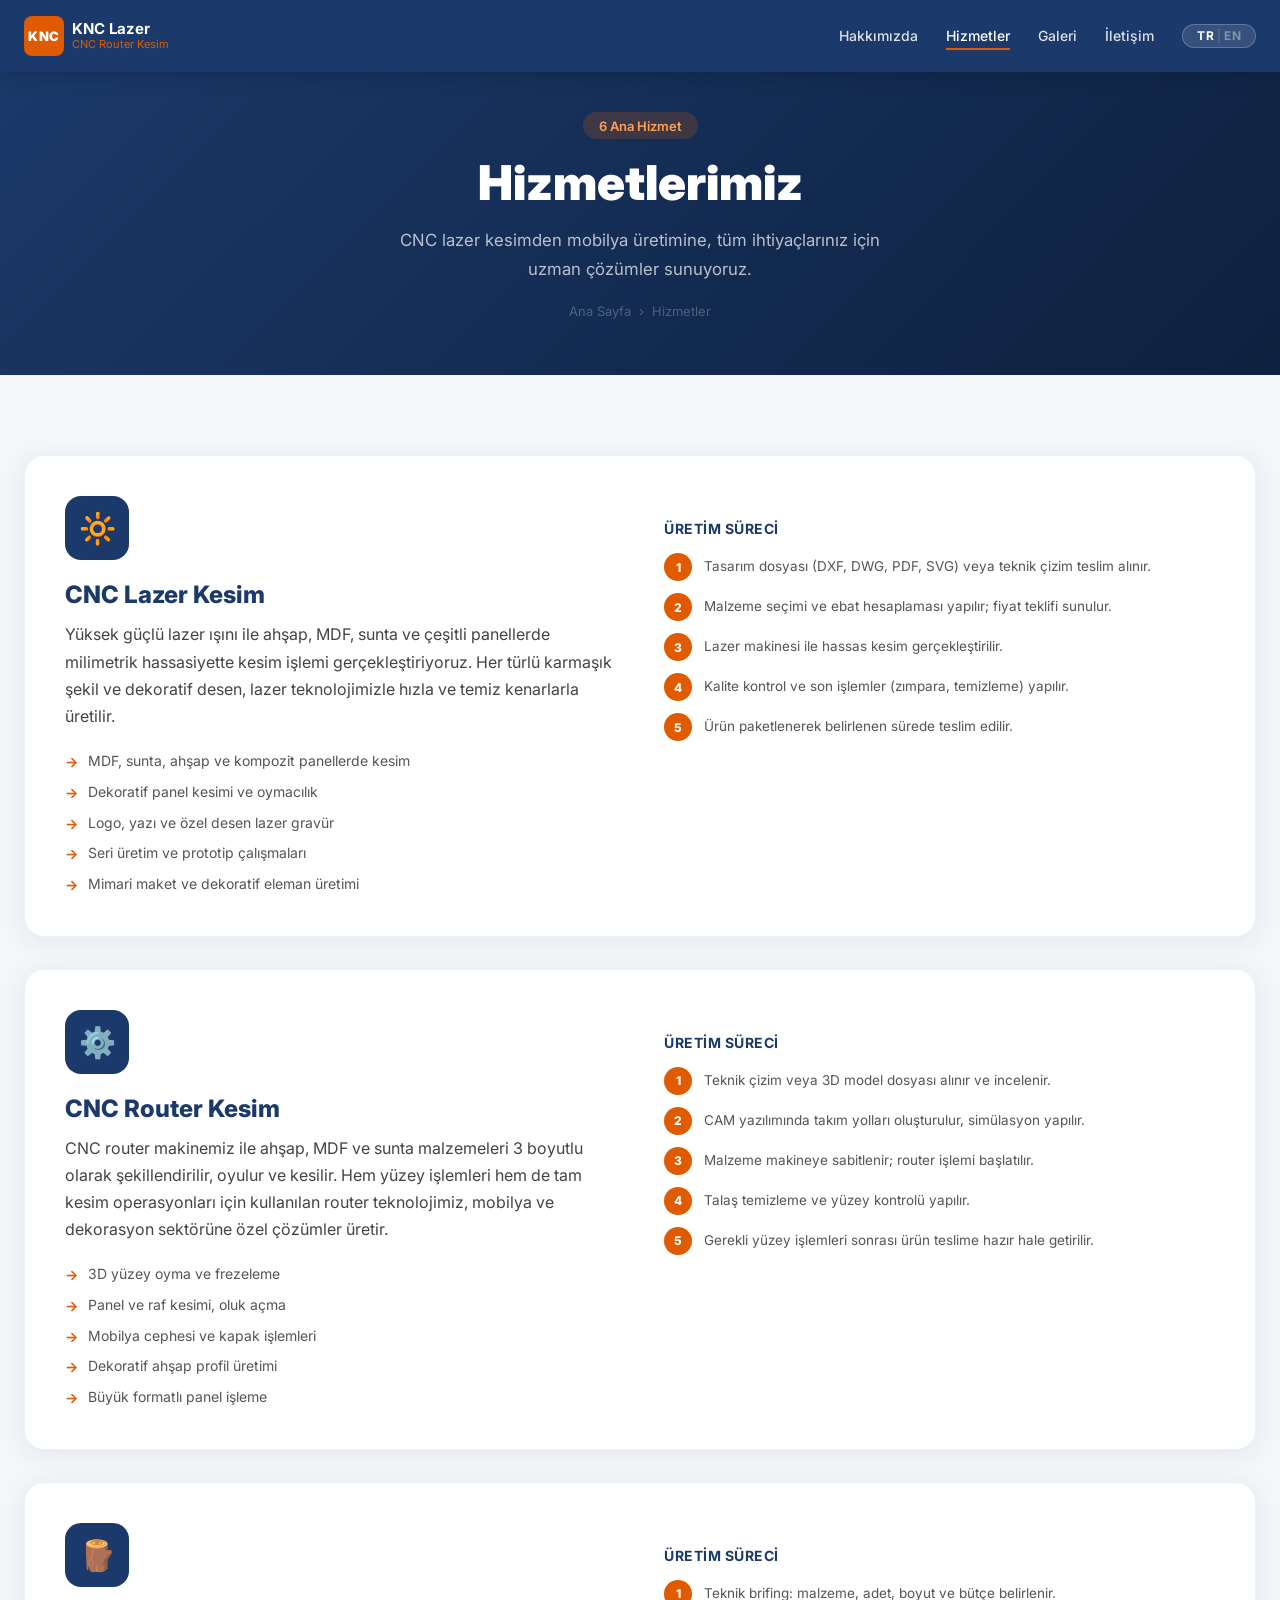
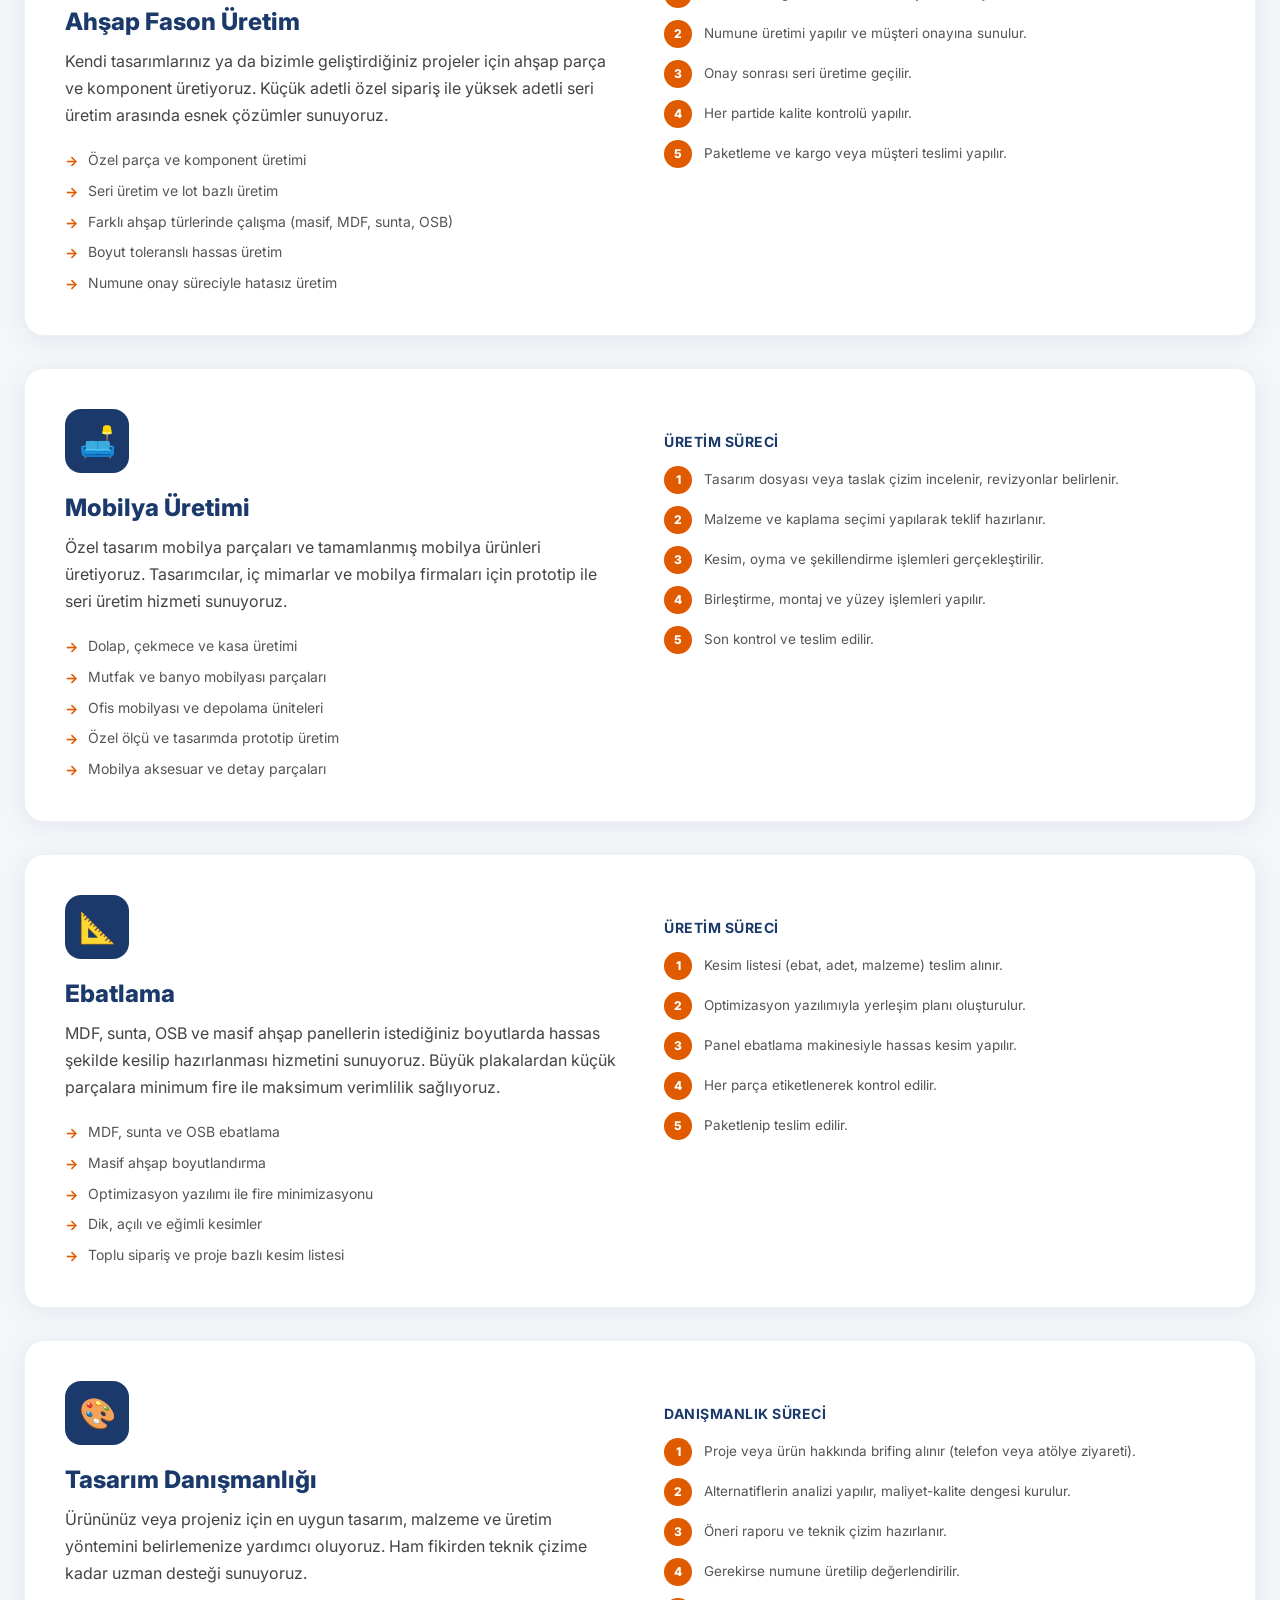
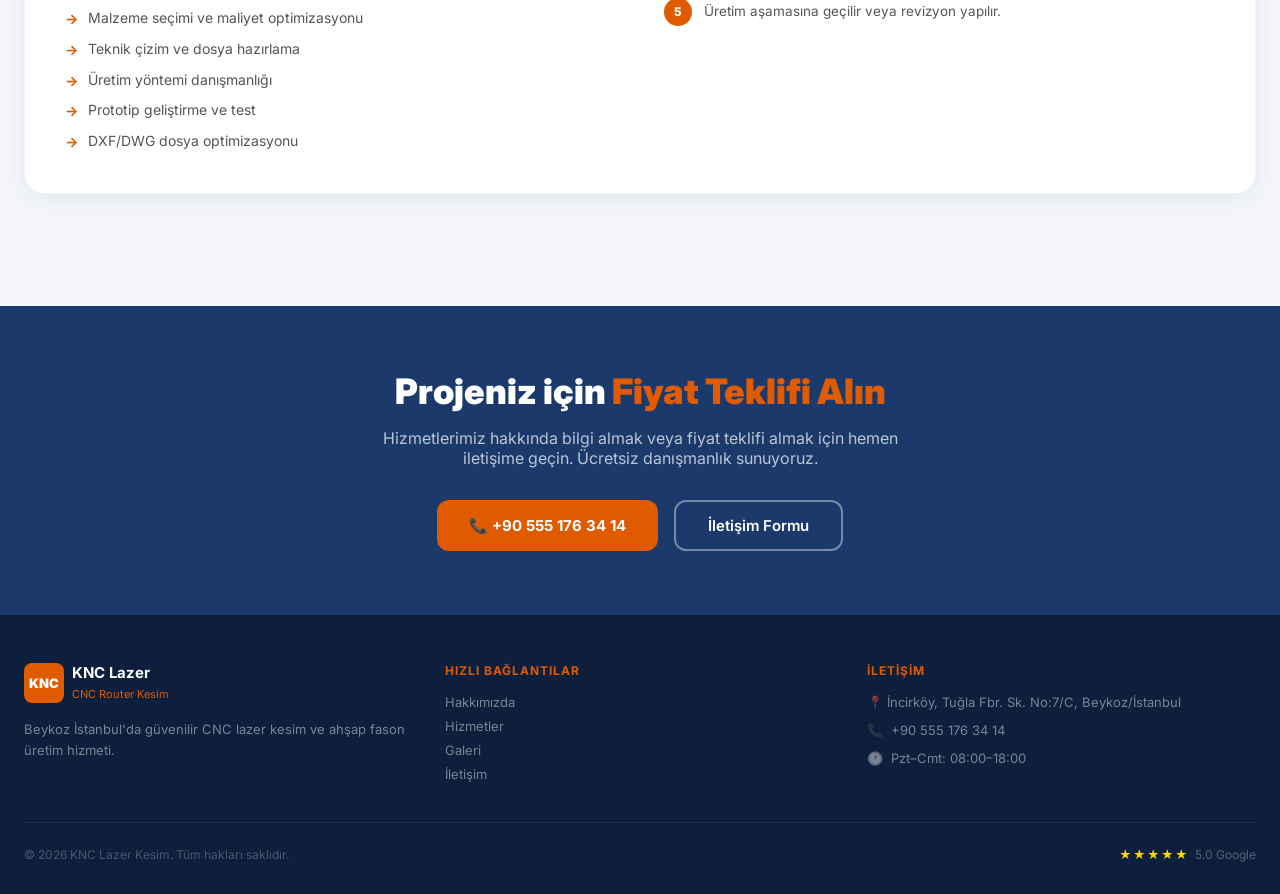
<file: hizmetler.html>
<!DOCTYPE html>
<html lang="tr">
<head>
  <meta charset="UTF-8" />
  <meta name="viewport" content="width=device-width, initial-scale=1.0" />
  <title>Hizmetler – KNC Lazer Kesim | CNC Router, Ahşap Fason Üretim</title>
  <meta name="description" content="KNC Lazer Kesim hizmetleri: CNC lazer kesim, CNC router, ahşap fason üretim, mobilya üretimi, ebatlama, tasarım danışmanlığı. Beykoz İstanbul." />
  <link rel="preconnect" href="https://fonts.googleapis.com" />
  <link rel="preconnect" href="https://fonts.gstatic.com" crossorigin />
  <link href="https://fonts.googleapis.com/css2?family=Inter:wght@400;500;600;700;800;900&display=swap" rel="stylesheet" />
  <link rel="stylesheet" href="styles.css" />
</head>
<body data-page="services">

<nav id="navbar" class="always-solid">
  <div class="nav-inner">
    <a class="nav-logo" href="index.html">
      <div class="nav-logo-box">KNC</div>
      <div class="nav-logo-text">
        <strong>KNC Lazer</strong>
        <span>CNC Router Kesim</span>
      </div>
    </a>
    <div class="nav-links">
      <a href="hakkimizda.html">
        <span data-lang-inline="tr" class="active">Hakkımızda</span><span data-lang-inline="en">About</span>
      </a>
      <a href="hizmetler.html" class="active-page">
        <span data-lang-inline="tr" class="active">Hizmetler</span><span data-lang-inline="en">Services</span>
      </a>
      <a href="galeri.html">
        <span data-lang-inline="tr" class="active">Galeri</span><span data-lang-inline="en">Gallery</span>
      </a>
      <a href="iletisim.html">
        <span data-lang-inline="tr" class="active">İletişim</span><span data-lang-inline="en">Contact</span>
      </a>
      <div class="lang-toggle" id="langToggle">
        <span class="lang-opt active" data-l="tr">TR</span>
        <span class="lang-sep">|</span>
        <span class="lang-opt" data-l="en">EN</span>
      </div>
    </div>
    <button class="hamburger" id="hamburger" aria-label="Menü">
      <span></span><span></span><span></span>
    </button>
  </div>
  <div class="mobile-menu" id="mobileMenu">
    <a href="hakkimizda.html">
      <span data-lang-inline="tr" class="active">Hakkımızda</span><span data-lang-inline="en">About</span>
    </a>
    <a href="hizmetler.html" class="active-page">
      <span data-lang-inline="tr" class="active">Hizmetler</span><span data-lang-inline="en">Services</span>
    </a>
    <a href="galeri.html">
      <span data-lang-inline="tr" class="active">Galeri</span><span data-lang-inline="en">Gallery</span>
    </a>
    <a href="iletisim.html">
      <span data-lang-inline="tr" class="active">İletişim</span><span data-lang-inline="en">Contact</span>
    </a>
    <div class="lang-toggle" id="langToggleMobile" style="align-self:flex-start;margin-top:0.25rem;">
      <span class="lang-opt active" data-l="tr">TR</span>
      <span class="lang-sep">|</span>
      <span class="lang-opt" data-l="en">EN</span>
    </div>
  </div>
</nav>

<div class="page-hero">
  <div class="container page-hero-content">
    <span class="page-hero-badge">
      <span data-lang-inline="tr" class="active">6 Ana Hizmet</span><span data-lang-inline="en">6 Core Services</span>
    </span>
    <h1>
      <span data-lang="tr" class="active">Hizmetlerimiz</span>
      <span data-lang="en">Our Services</span>
    </h1>
    <p>
      <span data-lang-inline="tr" class="active">CNC lazer kesimden mobilya üretimine, tüm ihtiyaçlarınız için uzman çözümler sunuyoruz.</span>
      <span data-lang-inline="en">From CNC laser cutting to furniture manufacturing, we offer expert solutions for all your needs.</span>
    </p>
    <div class="breadcrumb">
      <a href="index.html"><span data-lang-inline="tr" class="active">Ana Sayfa</span><span data-lang-inline="en">Home</span></a>
      <span>›</span>
      <span><span data-lang-inline="tr" class="active">Hizmetler</span><span data-lang-inline="en">Services</span></span>
    </div>
  </div>
</div>

<section style="background:#f4f6f9;">
  <div class="container">

    <div class="service-detail-card">
      <div class="service-detail-grid">
        <div>
          <div class="service-detail-icon">🔆</div>
          <h2>
            <span data-lang="tr" class="active">CNC Lazer Kesim</span>
            <span data-lang="en">CNC Laser Cutting</span>
          </h2>
          <p class="lead">
            <span data-lang-inline="tr" class="active">Yüksek güçlü lazer ışını ile ahşap, MDF, sunta ve çeşitli panellerde milimetrik hassasiyette kesim işlemi gerçekleştiriyoruz. Her türlü karmaşık şekil ve dekoratif desen, lazer teknolojimizle hızla ve temiz kenarlarla üretilir.</span>
            <span data-lang-inline="en">We perform millimeter-precise cutting on wood, MDF, particle board, and various panels using a high-powered laser beam. All kinds of complex shapes and decorative patterns are produced quickly and with clean edges using our laser technology.</span>
          </p>
          <ul class="service-what-list">
            <li><span data-lang-inline="tr" class="active">MDF, sunta, ahşap ve kompozit panellerde kesim</span><span data-lang-inline="en">Cutting in MDF, particle board, wood and composite panels</span></li>
            <li><span data-lang-inline="tr" class="active">Dekoratif panel kesimi ve oymacılık</span><span data-lang-inline="en">Decorative panel cutting and engraving</span></li>
            <li><span data-lang-inline="tr" class="active">Logo, yazı ve özel desen lazer gravür</span><span data-lang-inline="en">Logo, text and custom pattern laser engraving</span></li>
            <li><span data-lang-inline="tr" class="active">Seri üretim ve prototip çalışmaları</span><span data-lang-inline="en">Mass production and prototype work</span></li>
            <li><span data-lang-inline="tr" class="active">Mimari maket ve dekoratif eleman üretimi</span><span data-lang-inline="en">Architectural model and decorative element production</span></li>
          </ul>
        </div>
        <div>
          <div class="service-steps">
            <h4><span data-lang-inline="tr" class="active">Üretim Süreci</span><span data-lang-inline="en">Production Process</span></h4>
            <div class="step-list">
              <div class="step-item"><div class="step-num">1</div><p><span data-lang-inline="tr" class="active">Tasarım dosyası (DXF, DWG, PDF, SVG) veya teknik çizim teslim alınır.</span><span data-lang-inline="en">Design file (DXF, DWG, PDF, SVG) or technical drawing is received.</span></p></div>
              <div class="step-item"><div class="step-num">2</div><p><span data-lang-inline="tr" class="active">Malzeme seçimi ve ebat hesaplaması yapılır; fiyat teklifi sunulur.</span><span data-lang-inline="en">Material selection and size calculation are made; a price quote is provided.</span></p></div>
              <div class="step-item"><div class="step-num">3</div><p><span data-lang-inline="tr" class="active">Lazer makinesi ile hassas kesim gerçekleştirilir.</span><span data-lang-inline="en">Precise cutting is performed with the laser machine.</span></p></div>
              <div class="step-item"><div class="step-num">4</div><p><span data-lang-inline="tr" class="active">Kalite kontrol ve son işlemler (zımpara, temizleme) yapılır.</span><span data-lang-inline="en">Quality control and finishing (sanding, cleaning) are done.</span></p></div>
              <div class="step-item"><div class="step-num">5</div><p><span data-lang-inline="tr" class="active">Ürün paketlenerek belirlenen sürede teslim edilir.</span><span data-lang-inline="en">The product is packaged and delivered within the agreed time.</span></p></div>
            </div>
          </div>
        </div>
      </div>
    </div>

    <div class="service-detail-card">
      <div class="service-detail-grid">
        <div>
          <div class="service-detail-icon">⚙️</div>
          <h2>
            <span data-lang="tr" class="active">CNC Router Kesim</span>
            <span data-lang="en">CNC Router Cutting</span>
          </h2>
          <p class="lead">
            <span data-lang-inline="tr" class="active">CNC router makinemiz ile ahşap, MDF ve sunta malzemeleri 3 boyutlu olarak şekillendirilir, oyulur ve kesilir. Hem yüzey işlemleri hem de tam kesim operasyonları için kullanılan router teknolojimiz, mobilya ve dekorasyon sektörüne özel çözümler üretir.</span>
            <span data-lang-inline="en">Wood, MDF, and particle board materials are shaped, carved, and cut in 3 dimensions with our CNC router machine. Our router technology, used for both surface treatments and full-cut operations, produces special solutions for the furniture and decoration industry.</span>
          </p>
          <ul class="service-what-list">
            <li><span data-lang-inline="tr" class="active">3D yüzey oyma ve frezeleme</span><span data-lang-inline="en">3D surface carving and milling</span></li>
            <li><span data-lang-inline="tr" class="active">Panel ve raf kesimi, oluk açma</span><span data-lang-inline="en">Panel and shelf cutting, groove routing</span></li>
            <li><span data-lang-inline="tr" class="active">Mobilya cephesi ve kapak işlemleri</span><span data-lang-inline="en">Furniture front and cabinet door operations</span></li>
            <li><span data-lang-inline="tr" class="active">Dekoratif ahşap profil üretimi</span><span data-lang-inline="en">Decorative wood profile production</span></li>
            <li><span data-lang-inline="tr" class="active">Büyük formatlı panel işleme</span><span data-lang-inline="en">Large-format panel processing</span></li>
          </ul>
        </div>
        <div>
          <div class="service-steps">
            <h4><span data-lang-inline="tr" class="active">Üretim Süreci</span><span data-lang-inline="en">Production Process</span></h4>
            <div class="step-list">
              <div class="step-item"><div class="step-num">1</div><p><span data-lang-inline="tr" class="active">Teknik çizim veya 3D model dosyası alınır ve incelenir.</span><span data-lang-inline="en">Technical drawing or 3D model file is received and reviewed.</span></p></div>
              <div class="step-item"><div class="step-num">2</div><p><span data-lang-inline="tr" class="active">CAM yazılımında takım yolları oluşturulur, simülasyon yapılır.</span><span data-lang-inline="en">Tool paths are created in CAM software and simulation is done.</span></p></div>
              <div class="step-item"><div class="step-num">3</div><p><span data-lang-inline="tr" class="active">Malzeme makineye sabitlenir; router işlemi başlatılır.</span><span data-lang-inline="en">Material is fixed to the machine; the router operation is started.</span></p></div>
              <div class="step-item"><div class="step-num">4</div><p><span data-lang-inline="tr" class="active">Talaş temizleme ve yüzey kontrolü yapılır.</span><span data-lang-inline="en">Chip cleaning and surface control are performed.</span></p></div>
              <div class="step-item"><div class="step-num">5</div><p><span data-lang-inline="tr" class="active">Gerekli yüzey işlemleri sonrası ürün teslime hazır hale getirilir.</span><span data-lang-inline="en">After the necessary surface treatments, the product is made ready for delivery.</span></p></div>
            </div>
          </div>
        </div>
      </div>
    </div>

    <div class="service-detail-card">
      <div class="service-detail-grid">
        <div>
          <div class="service-detail-icon">🪵</div>
          <h2>
            <span data-lang="tr" class="active">Ahşap Fason Üretim</span>
            <span data-lang="en">Wood Outsourcing Production</span>
          </h2>
          <p class="lead">
            <span data-lang-inline="tr" class="active">Kendi tasarımlarınız ya da bizimle geliştirdiğiniz projeler için ahşap parça ve komponent üretiyoruz. Küçük adetli özel sipariş ile yüksek adetli seri üretim arasında esnek çözümler sunuyoruz.</span>
            <span data-lang-inline="en">We produce wooden parts and components for your own designs or projects developed with us. We offer flexible solutions between small-quantity custom orders and high-quantity mass production.</span>
          </p>
          <ul class="service-what-list">
            <li><span data-lang-inline="tr" class="active">Özel parça ve komponent üretimi</span><span data-lang-inline="en">Custom parts and component manufacturing</span></li>
            <li><span data-lang-inline="tr" class="active">Seri üretim ve lot bazlı üretim</span><span data-lang-inline="en">Mass production and batch-based production</span></li>
            <li><span data-lang-inline="tr" class="active">Farklı ahşap türlerinde çalışma (masif, MDF, sunta, OSB)</span><span data-lang-inline="en">Work in different wood types (solid, MDF, chipboard, OSB)</span></li>
            <li><span data-lang-inline="tr" class="active">Boyut toleranslı hassas üretim</span><span data-lang-inline="en">Dimension-tolerant precision manufacturing</span></li>
            <li><span data-lang-inline="tr" class="active">Numune onay süreciyle hatasız üretim</span><span data-lang-inline="en">Error-free production with sample approval process</span></li>
          </ul>
        </div>
        <div>
          <div class="service-steps">
            <h4><span data-lang-inline="tr" class="active">Üretim Süreci</span><span data-lang-inline="en">Production Process</span></h4>
            <div class="step-list">
              <div class="step-item"><div class="step-num">1</div><p><span data-lang-inline="tr" class="active">Teknik brifing: malzeme, adet, boyut ve bütçe belirlenir.</span><span data-lang-inline="en">Technical briefing: material, quantity, dimensions, and budget are determined.</span></p></div>
              <div class="step-item"><div class="step-num">2</div><p><span data-lang-inline="tr" class="active">Numune üretimi yapılır ve müşteri onayına sunulur.</span><span data-lang-inline="en">A sample is produced and submitted for customer approval.</span></p></div>
              <div class="step-item"><div class="step-num">3</div><p><span data-lang-inline="tr" class="active">Onay sonrası seri üretime geçilir.</span><span data-lang-inline="en">After approval, mass production begins.</span></p></div>
              <div class="step-item"><div class="step-num">4</div><p><span data-lang-inline="tr" class="active">Her partide kalite kontrolü yapılır.</span><span data-lang-inline="en">Quality control is performed on each batch.</span></p></div>
              <div class="step-item"><div class="step-num">5</div><p><span data-lang-inline="tr" class="active">Paketleme ve kargo veya müşteri teslimi yapılır.</span><span data-lang-inline="en">Packaging and cargo or customer delivery is done.</span></p></div>
            </div>
          </div>
        </div>
      </div>
    </div>

    <div class="service-detail-card">
      <div class="service-detail-grid">
        <div>
          <div class="service-detail-icon">🛋️</div>
          <h2>
            <span data-lang="tr" class="active">Mobilya Üretimi</span>
            <span data-lang="en">Furniture Manufacturing</span>
          </h2>
          <p class="lead">
            <span data-lang-inline="tr" class="active">Özel tasarım mobilya parçaları ve tamamlanmış mobilya ürünleri üretiyoruz. Tasarımcılar, iç mimarlar ve mobilya firmaları için prototip ile seri üretim hizmeti sunuyoruz.</span>
            <span data-lang-inline="en">We produce custom-designed furniture parts and finished furniture products. We provide prototype and mass production services for designers, interior architects, and furniture companies.</span>
          </p>
          <ul class="service-what-list">
            <li><span data-lang-inline="tr" class="active">Dolap, çekmece ve kasa üretimi</span><span data-lang-inline="en">Cabinet, drawer, and carcass production</span></li>
            <li><span data-lang-inline="tr" class="active">Mutfak ve banyo mobilyası parçaları</span><span data-lang-inline="en">Kitchen and bathroom furniture parts</span></li>
            <li><span data-lang-inline="tr" class="active">Ofis mobilyası ve depolama üniteleri</span><span data-lang-inline="en">Office furniture and storage units</span></li>
            <li><span data-lang-inline="tr" class="active">Özel ölçü ve tasarımda prototip üretim</span><span data-lang-inline="en">Custom size and design prototype production</span></li>
            <li><span data-lang-inline="tr" class="active">Mobilya aksesuar ve detay parçaları</span><span data-lang-inline="en">Furniture accessories and detail parts</span></li>
          </ul>
        </div>
        <div>
          <div class="service-steps">
            <h4><span data-lang-inline="tr" class="active">Üretim Süreci</span><span data-lang-inline="en">Production Process</span></h4>
            <div class="step-list">
              <div class="step-item"><div class="step-num">1</div><p><span data-lang-inline="tr" class="active">Tasarım dosyası veya taslak çizim incelenir, revizyonlar belirlenir.</span><span data-lang-inline="en">Design file or sketch drawing is reviewed and revisions are determined.</span></p></div>
              <div class="step-item"><div class="step-num">2</div><p><span data-lang-inline="tr" class="active">Malzeme ve kaplama seçimi yapılarak teklif hazırlanır.</span><span data-lang-inline="en">Material and coating selection is made and a quote is prepared.</span></p></div>
              <div class="step-item"><div class="step-num">3</div><p><span data-lang-inline="tr" class="active">Kesim, oyma ve şekillendirme işlemleri gerçekleştirilir.</span><span data-lang-inline="en">Cutting, carving, and shaping operations are performed.</span></p></div>
              <div class="step-item"><div class="step-num">4</div><p><span data-lang-inline="tr" class="active">Birleştirme, montaj ve yüzey işlemleri yapılır.</span><span data-lang-inline="en">Assembly, mounting, and surface treatments are done.</span></p></div>
              <div class="step-item"><div class="step-num">5</div><p><span data-lang-inline="tr" class="active">Son kontrol ve teslim edilir.</span><span data-lang-inline="en">Final inspection and delivery.</span></p></div>
            </div>
          </div>
        </div>
      </div>
    </div>

    <div class="service-detail-card">
      <div class="service-detail-grid">
        <div>
          <div class="service-detail-icon">📐</div>
          <h2>
            <span data-lang="tr" class="active">Ebatlama</span>
            <span data-lang="en">Panel Sizing</span>
          </h2>
          <p class="lead">
            <span data-lang-inline="tr" class="active">MDF, sunta, OSB ve masif ahşap panellerin istediğiniz boyutlarda hassas şekilde kesilip hazırlanması hizmetini sunuyoruz. Büyük plakalardan küçük parçalara minimum fire ile maksimum verimlilik sağlıyoruz.</span>
            <span data-lang-inline="en">We offer the service of precisely cutting and preparing MDF, chipboard, OSB, and solid wood panels to your desired dimensions. We provide maximum efficiency with minimum waste from large slabs to small pieces.</span>
          </p>
          <ul class="service-what-list">
            <li><span data-lang-inline="tr" class="active">MDF, sunta ve OSB ebatlama</span><span data-lang-inline="en">MDF, chipboard and OSB sizing</span></li>
            <li><span data-lang-inline="tr" class="active">Masif ahşap boyutlandırma</span><span data-lang-inline="en">Solid wood dimensioning</span></li>
            <li><span data-lang-inline="tr" class="active">Optimizasyon yazılımı ile fire minimizasyonu</span><span data-lang-inline="en">Waste minimization with optimization software</span></li>
            <li><span data-lang-inline="tr" class="active">Dik, açılı ve eğimli kesimler</span><span data-lang-inline="en">Straight, angled and beveled cuts</span></li>
            <li><span data-lang-inline="tr" class="active">Toplu sipariş ve proje bazlı kesim listesi</span><span data-lang-inline="en">Bulk order and project-based cut list</span></li>
          </ul>
        </div>
        <div>
          <div class="service-steps">
            <h4><span data-lang-inline="tr" class="active">Üretim Süreci</span><span data-lang-inline="en">Production Process</span></h4>
            <div class="step-list">
              <div class="step-item"><div class="step-num">1</div><p><span data-lang-inline="tr" class="active">Kesim listesi (ebat, adet, malzeme) teslim alınır.</span><span data-lang-inline="en">Cutting list (dimensions, quantity, material) is received.</span></p></div>
              <div class="step-item"><div class="step-num">2</div><p><span data-lang-inline="tr" class="active">Optimizasyon yazılımıyla yerleşim planı oluşturulur.</span><span data-lang-inline="en">Layout plan is created with optimization software.</span></p></div>
              <div class="step-item"><div class="step-num">3</div><p><span data-lang-inline="tr" class="active">Panel ebatlama makinesiyle hassas kesim yapılır.</span><span data-lang-inline="en">Precise cutting is done with the panel sizing machine.</span></p></div>
              <div class="step-item"><div class="step-num">4</div><p><span data-lang-inline="tr" class="active">Her parça etiketlenerek kontrol edilir.</span><span data-lang-inline="en">Each piece is labeled and checked.</span></p></div>
              <div class="step-item"><div class="step-num">5</div><p><span data-lang-inline="tr" class="active">Paketlenip teslim edilir.</span><span data-lang-inline="en">Packaged and delivered.</span></p></div>
            </div>
          </div>
        </div>
      </div>
    </div>

    <div class="service-detail-card">
      <div class="service-detail-grid">
        <div>
          <div class="service-detail-icon">🎨</div>
          <h2>
            <span data-lang="tr" class="active">Tasarım Danışmanlığı</span>
            <span data-lang="en">Design Consulting</span>
          </h2>
          <p class="lead">
            <span data-lang-inline="tr" class="active">Ürününüz veya projeniz için en uygun tasarım, malzeme ve üretim yöntemini belirlemenize yardımcı oluyoruz. Ham fikirden teknik çizime kadar uzman desteği sunuyoruz.</span>
            <span data-lang-inline="en">We help you determine the most appropriate design, material, and production method for your product or project. We provide expert support from raw idea to technical drawing.</span>
          </p>
          <ul class="service-what-list">
            <li><span data-lang-inline="tr" class="active">Malzeme seçimi ve maliyet optimizasyonu</span><span data-lang-inline="en">Material selection and cost optimization</span></li>
            <li><span data-lang-inline="tr" class="active">Teknik çizim ve dosya hazırlama</span><span data-lang-inline="en">Technical drawing and file preparation</span></li>
            <li><span data-lang-inline="tr" class="active">Üretim yöntemi danışmanlığı</span><span data-lang-inline="en">Production method consulting</span></li>
            <li><span data-lang-inline="tr" class="active">Prototip geliştirme ve test</span><span data-lang-inline="en">Prototype development and testing</span></li>
            <li><span data-lang-inline="tr" class="active">DXF/DWG dosya optimizasyonu</span><span data-lang-inline="en">DXF/DWG file optimization</span></li>
          </ul>
        </div>
        <div>
          <div class="service-steps">
            <h4><span data-lang-inline="tr" class="active">Danışmanlık Süreci</span><span data-lang-inline="en">Consulting Process</span></h4>
            <div class="step-list">
              <div class="step-item"><div class="step-num">1</div><p><span data-lang-inline="tr" class="active">Proje veya ürün hakkında brifing alınır (telefon veya atölye ziyareti).</span><span data-lang-inline="en">A briefing about the project or product is taken (phone or workshop visit).</span></p></div>
              <div class="step-item"><div class="step-num">2</div><p><span data-lang-inline="tr" class="active">Alternatiflerin analizi yapılır, maliyet-kalite dengesi kurulur.</span><span data-lang-inline="en">Alternatives are analyzed and a cost-quality balance is established.</span></p></div>
              <div class="step-item"><div class="step-num">3</div><p><span data-lang-inline="tr" class="active">Öneri raporu ve teknik çizim hazırlanır.</span><span data-lang-inline="en">A recommendation report and technical drawing are prepared.</span></p></div>
              <div class="step-item"><div class="step-num">4</div><p><span data-lang-inline="tr" class="active">Gerekirse numune üretilip değerlendirilir.</span><span data-lang-inline="en">If necessary, a sample is produced and evaluated.</span></p></div>
              <div class="step-item"><div class="step-num">5</div><p><span data-lang-inline="tr" class="active">Üretim aşamasına geçilir veya revizyon yapılır.</span><span data-lang-inline="en">Production phase begins or revisions are made.</span></p></div>
            </div>
          </div>
        </div>
      </div>
    </div>

  </div>
</section>

<section class="cta-banner">
  <div class="container">
    <h2>
      <span data-lang="tr" class="active">Projeniz için <span class="text-accent">Fiyat Teklifi Alın</span></span>
      <span data-lang="en">Get a <span class="text-accent">Price Quote</span> for Your Project</span>
    </h2>
    <p>
      <span data-lang-inline="tr" class="active">Hizmetlerimiz hakkında bilgi almak veya fiyat teklifi almak için hemen iletişime geçin. Ücretsiz danışmanlık sunuyoruz.</span>
      <span data-lang-inline="en">Contact us now for information about our services or to get a price quote. We offer free consulting.</span>
    </p>
    <div class="cta-btns">
      <a href="tel:+905551763414" class="btn-primary">📞 +90 555 176 34 14</a>
      <a href="iletisim.html" class="btn-outline">
        <span data-lang-inline="tr" class="active">İletişim Formu</span><span data-lang-inline="en">Contact Form</span>
      </a>
    </div>
  </div>
</section>

<footer>
  <div class="container">
    <div class="footer-grid">
      <div>
        <div class="footer-logo">
          <div class="footer-logo-box">KNC</div>
          <div class="footer-logo-text">
            <strong>KNC Lazer</strong>
            <span>CNC Router Kesim</span>
          </div>
        </div>
        <p class="footer-tagline">
          <span data-lang-inline="tr" class="active">Beykoz İstanbul'da güvenilir CNC lazer kesim ve ahşap fason üretim hizmeti.</span>
          <span data-lang-inline="en">Reliable CNC laser cutting and wood outsourcing service in Beykoz Istanbul.</span>
        </p>
      </div>
      <div>
        <p class="footer-heading"><span data-lang-inline="tr" class="active">Hızlı Bağlantılar</span><span data-lang-inline="en">Quick Links</span></p>
        <div class="footer-links">
          <a href="hakkimizda.html"><span data-lang-inline="tr" class="active">Hakkımızda</span><span data-lang-inline="en">About</span></a>
          <a href="hizmetler.html"><span data-lang-inline="tr" class="active">Hizmetler</span><span data-lang-inline="en">Services</span></a>
          <a href="galeri.html"><span data-lang-inline="tr" class="active">Galeri</span><span data-lang-inline="en">Gallery</span></a>
          <a href="iletisim.html"><span data-lang-inline="tr" class="active">İletişim</span><span data-lang-inline="en">Contact</span></a>
        </div>
      </div>
      <div>
        <p class="footer-heading"><span data-lang-inline="tr" class="active">İletişim</span><span data-lang-inline="en">Contact</span></p>
        <div class="footer-contact-item">📍 İncirköy, Tuğla Fbr. Sk. No:7/C, Beykoz/İstanbul</div>
        <div class="footer-contact-item">📞 <a href="tel:+905551763414">+90 555 176 34 14</a></div>
        <div class="footer-contact-item">🕐 <span data-lang-inline="tr" class="active">Pzt–Cmt: 08:00–18:00</span><span data-lang-inline="en">Mon–Sat: 08:00–18:00</span></div>
      </div>
    </div>
    <div class="footer-bottom">
      <p>© <span id="footerYear"></span> KNC Lazer Kesim. <span data-lang-inline="tr" class="active">Tüm hakları saklıdır.</span><span data-lang-inline="en">All rights reserved.</span></p>
      <div class="footer-stars"><span class="stars">★★★★★</span><span>5.0 Google</span></div>
    </div>
  </div>
</footer>

<script>
  let currentLang = localStorage.getItem('knc-lang') || 'tr';

  function applyLang() {
    document.querySelectorAll('[data-lang]').forEach(el => {
      el.classList.toggle('active', el.getAttribute('data-lang') === currentLang);
    });
    document.querySelectorAll('[data-lang-inline]').forEach(el => {
      el.classList.toggle('active', el.getAttribute('data-lang-inline') === currentLang);
    });
    document.querySelectorAll('.lang-opt[data-l]').forEach(el => {
      el.classList.toggle('active', el.getAttribute('data-l') === currentLang);
    });
    document.documentElement.lang = currentLang;
    localStorage.setItem('knc-lang', currentLang);
  }

  function toggleLang() {
    currentLang = currentLang === 'tr' ? 'en' : 'tr';
    applyLang();
  }

  document.getElementById('langToggle').addEventListener('click', toggleLang);
  document.getElementById('langToggleMobile').addEventListener('click', toggleLang);

  window.addEventListener('scroll', () => {
    document.getElementById('navbar').classList.toggle('scrolled', window.scrollY > 50);
  });

  document.getElementById('hamburger').addEventListener('click', () => {
    document.getElementById('mobileMenu').classList.toggle('open');
  });

  document.getElementById('footerYear').textContent = new Date().getFullYear();
  applyLang();
</script>
</body>
</html>
</file>
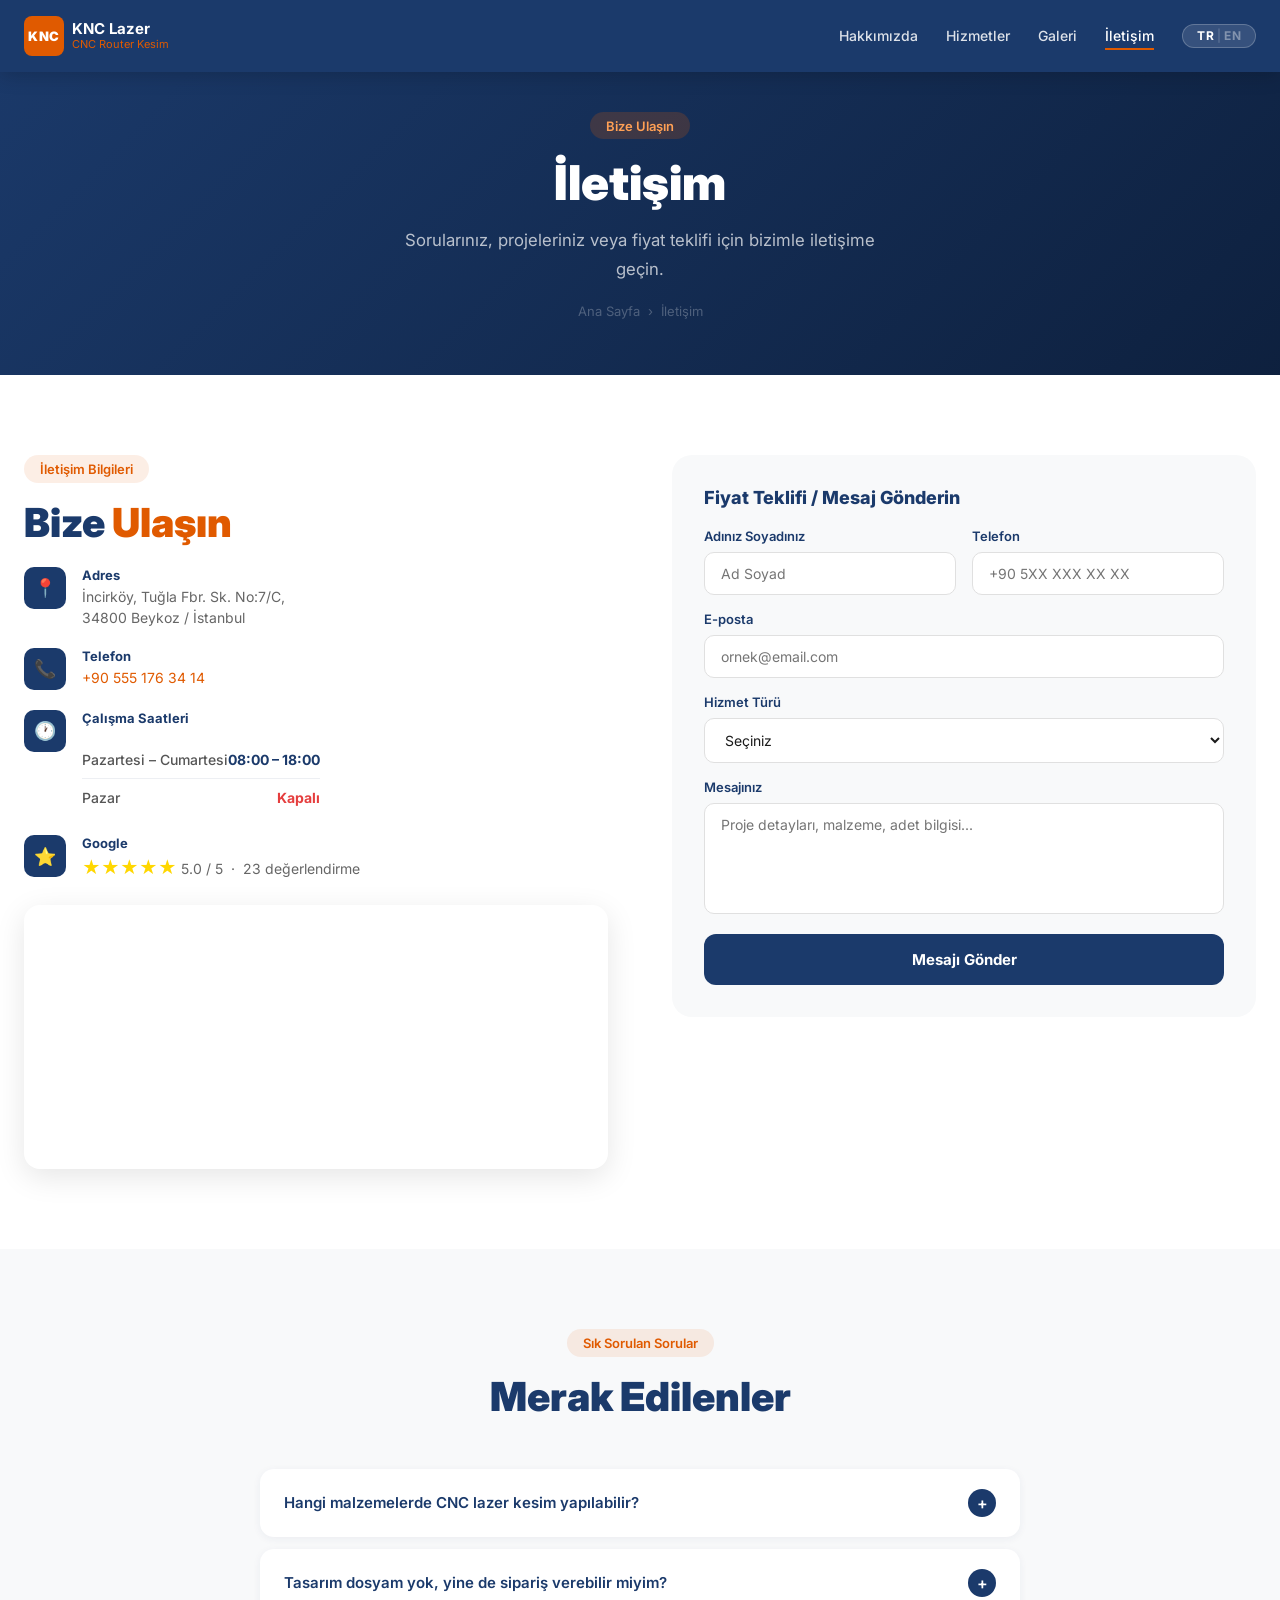
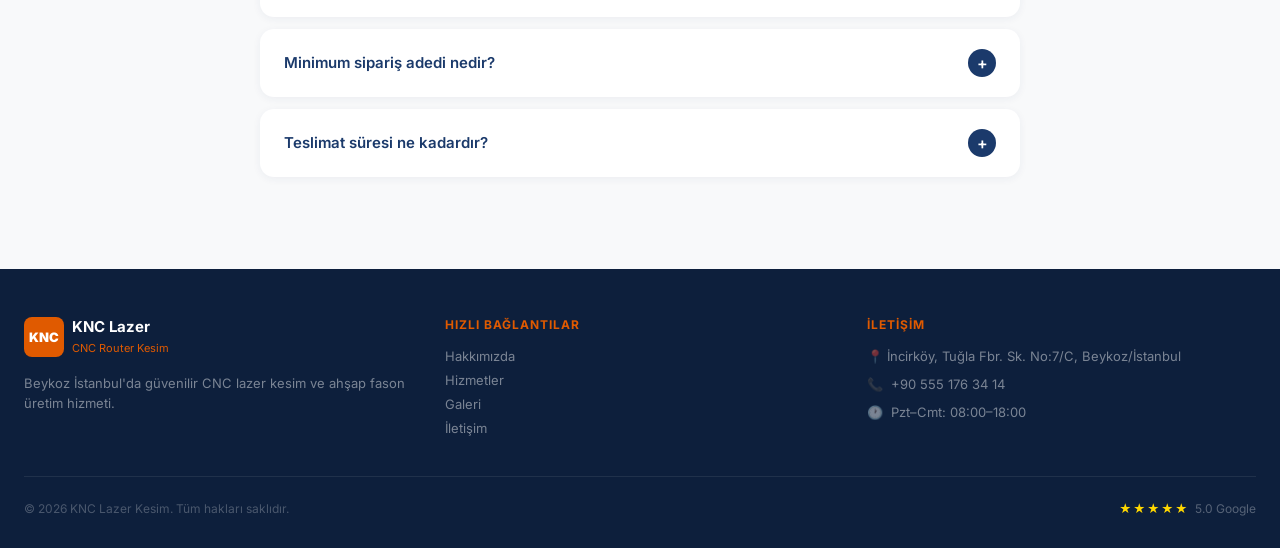
<file: iletisim.html>
<!DOCTYPE html>
<html lang="tr">
<head>
  <meta charset="UTF-8" />
  <meta name="viewport" content="width=device-width, initial-scale=1.0" />
  <title>İletişim – KNC Lazer Kesim | Beykoz İstanbul</title>
  <meta name="description" content="KNC Lazer Kesim ile iletişime geçin. Adres: İncirköy, Tuğla Fbr. Sk. No:7/C, 34800 Beykoz/İstanbul. Tel: +90 555 176 34 14. Pzt–Cmt 08:00–18:00." />
  <link rel="preconnect" href="https://fonts.googleapis.com" />
  <link rel="preconnect" href="https://fonts.gstatic.com" crossorigin />
  <link href="https://fonts.googleapis.com/css2?family=Inter:wght@400;500;600;700;800;900&display=swap" rel="stylesheet" />
  <link rel="stylesheet" href="styles.css" />
</head>
<body data-page="contact">

<nav id="navbar" class="always-solid">
  <div class="nav-inner">
    <a class="nav-logo" href="index.html">
      <div class="nav-logo-box">KNC</div>
      <div class="nav-logo-text">
        <strong>KNC Lazer</strong>
        <span>CNC Router Kesim</span>
      </div>
    </a>
    <div class="nav-links">
      <a href="hakkimizda.html">
        <span data-lang-inline="tr" class="active">Hakkımızda</span><span data-lang-inline="en">About</span>
      </a>
      <a href="hizmetler.html">
        <span data-lang-inline="tr" class="active">Hizmetler</span><span data-lang-inline="en">Services</span>
      </a>
      <a href="galeri.html">
        <span data-lang-inline="tr" class="active">Galeri</span><span data-lang-inline="en">Gallery</span>
      </a>
      <a href="iletisim.html" class="active-page">
        <span data-lang-inline="tr" class="active">İletişim</span><span data-lang-inline="en">Contact</span>
      </a>
      <div class="lang-toggle" id="langToggle">
        <span class="lang-opt active" data-l="tr">TR</span>
        <span class="lang-sep">|</span>
        <span class="lang-opt" data-l="en">EN</span>
      </div>
    </div>
    <button class="hamburger" id="hamburger" aria-label="Menü">
      <span></span><span></span><span></span>
    </button>
  </div>
  <div class="mobile-menu" id="mobileMenu">
    <a href="hakkimizda.html">
      <span data-lang-inline="tr" class="active">Hakkımızda</span><span data-lang-inline="en">About</span>
    </a>
    <a href="hizmetler.html">
      <span data-lang-inline="tr" class="active">Hizmetler</span><span data-lang-inline="en">Services</span>
    </a>
    <a href="galeri.html">
      <span data-lang-inline="tr" class="active">Galeri</span><span data-lang-inline="en">Gallery</span>
    </a>
    <a href="iletisim.html" class="active-page">
      <span data-lang-inline="tr" class="active">İletişim</span><span data-lang-inline="en">Contact</span>
    </a>
    <div class="lang-toggle" id="langToggleMobile" style="align-self:flex-start;margin-top:0.25rem;">
      <span class="lang-opt active" data-l="tr">TR</span>
      <span class="lang-sep">|</span>
      <span class="lang-opt" data-l="en">EN</span>
    </div>
  </div>
</nav>

<div class="page-hero">
  <div class="container page-hero-content">
    <span class="page-hero-badge">
      <span data-lang-inline="tr" class="active">Bize Ulaşın</span><span data-lang-inline="en">Get in Touch</span>
    </span>
    <h1>
      <span data-lang="tr" class="active">İletişim</span>
      <span data-lang="en">Contact</span>
    </h1>
    <p>
      <span data-lang-inline="tr" class="active">Sorularınız, projeleriniz veya fiyat teklifi için bizimle iletişime geçin.</span>
      <span data-lang-inline="en">Contact us for your questions, projects, or price quotes.</span>
    </p>
    <div class="breadcrumb">
      <a href="index.html"><span data-lang-inline="tr" class="active">Ana Sayfa</span><span data-lang-inline="en">Home</span></a>
      <span>›</span>
      <span><span data-lang-inline="tr" class="active">İletişim</span><span data-lang-inline="en">Contact</span></span>
    </div>
  </div>
</div>

<section style="background:#fff;">
  <div class="container">
    <div class="contact-grid">
      <div>
        <span class="section-badge">
          <span data-lang-inline="tr" class="active">İletişim Bilgileri</span><span data-lang-inline="en">Contact Info</span>
        </span>
        <h2 class="section-title" style="color:var(--primary)">
          <span data-lang="tr" class="active">Bize <span class="text-accent">Ulaşın</span></span>
          <span data-lang="en">Get in <span class="text-accent">Touch</span></span>
        </h2>

        <div class="contact-info-item">
          <div class="contact-icon">📍</div>
          <div>
            <strong><span data-lang-inline="tr" class="active">Adres</span><span data-lang-inline="en">Address</span></strong>
            <p>İncirköy, Tuğla Fbr. Sk. No:7/C,<br>34800 Beykoz / İstanbul</p>
          </div>
        </div>

        <div class="contact-info-item">
          <div class="contact-icon">📞</div>
          <div>
            <strong><span data-lang-inline="tr" class="active">Telefon</span><span data-lang-inline="en">Phone</span></strong>
            <a href="tel:+905551763414">+90 555 176 34 14</a>
          </div>
        </div>

        <div class="contact-info-item">
          <div class="contact-icon">🕐</div>
          <div>
            <strong><span data-lang-inline="tr" class="active">Çalışma Saatleri</span><span data-lang-inline="en">Working Hours</span></strong>
            <table class="hours-table">
              <tr>
                <td><span data-lang-inline="tr" class="active">Pazartesi – Cumartesi</span><span data-lang-inline="en">Monday – Saturday</span></td>
                <td>08:00 – 18:00</td>
              </tr>
              <tr class="closed">
                <td><span data-lang-inline="tr" class="active">Pazar</span><span data-lang-inline="en">Sunday</span></td>
                <td><span data-lang-inline="tr" class="active">Kapalı</span><span data-lang-inline="en">Closed</span></td>
              </tr>
            </table>
          </div>
        </div>

        <div class="contact-info-item">
          <div class="contact-icon">⭐</div>
          <div>
            <strong>Google</strong>
            <p><span style="color:#FFD700;font-size:18px;">★★★★★</span> 5.0 / 5 &nbsp;·&nbsp; 23 <span data-lang-inline="tr" class="active">değerlendirme</span><span data-lang-inline="en">reviews</span></p>
          </div>
        </div>

        <div class="map-wrap">
          <iframe
            src="https://www.google.com/maps/embed?pb=!1m18!1m12!1m3!1d3004.8!2d29.0!3d41.1!2m3!1f0!2f0!3f0!3m2!1i1024!2i768!4f13.1!3m3!1m2!1s0x14cacb9a4dfbd3dd%3A0xec4dc1b6acbc5d18!2sKNC%20Lazer%20Kesim%20CNC%20Router%20Kesim%20Ah%C5%9Fap%20Fason%20%C3%9Cretim!5e0!3m2!1str!2str!4v1"
            width="100%" height="260" style="border:0;" allowfullscreen loading="lazy"
            referrerpolicy="no-referrer-when-downgrade"
            title="KNC Lazer Kesim Konum">
          </iframe>
        </div>
      </div>

      <div>
        <div class="contact-form">
          <div id="formWrap">
            <h3 style="font-size:18px;color:var(--primary);font-weight:800;margin-bottom:1.25rem;">
              <span data-lang-inline="tr" class="active">Fiyat Teklifi / Mesaj Gönderin</span>
              <span data-lang-inline="en">Send a Quote Request / Message</span>
            </h3>
            <form id="contactForm" onsubmit="handleFormSubmit(event)">
              <div class="form-row">
                <div class="form-group">
                  <label>
                    <span data-lang-inline="tr" class="active">Adınız Soyadınız</span>
                    <span data-lang-inline="en">Full Name</span>
                  </label>
                  <input type="text" name="name" required placeholder="Ad Soyad" />
                </div>
                <div class="form-group">
                  <label>
                    <span data-lang-inline="tr" class="active">Telefon</span>
                    <span data-lang-inline="en">Phone</span>
                  </label>
                  <input type="tel" name="phone" placeholder="+90 5XX XXX XX XX" />
                </div>
              </div>
              <div class="form-group">
                <label>E-posta</label>
                <input type="email" name="email" required placeholder="ornek@email.com" />
              </div>
              <div class="form-group">
                <label>
                  <span data-lang-inline="tr" class="active">Hizmet Türü</span>
                  <span data-lang-inline="en">Service Type</span>
                </label>
                <select name="service">
                  <option value="">
                    <span data-lang-inline="tr" class="active">Seçiniz</span>
                  </option>
                  <option value="lazer">CNC Lazer Kesim</option>
                  <option value="router">CNC Router Kesim</option>
                  <option value="ahsap">Ahşap Fason Üretim</option>
                  <option value="mobilya">Mobilya Üretimi</option>
                  <option value="ebat">Ebatlama</option>
                  <option value="tasarim">Tasarım Danışmanlığı</option>
                  <option value="diger">Diğer / Other</option>
                </select>
              </div>
              <div class="form-group">
                <label>
                  <span data-lang-inline="tr" class="active">Mesajınız</span>
                  <span data-lang-inline="en">Your Message</span>
                </label>
                <textarea name="message" rows="5" required placeholder="Proje detayları, malzeme, adet bilgisi..."></textarea>
              </div>
              <button type="submit" class="form-submit">
                <span data-lang-inline="tr" class="active">Mesajı Gönder</span>
                <span data-lang-inline="en">Send Message</span>
              </button>
            </form>
          </div>
          <div class="form-success" id="formSuccess">
            <div class="form-success-icon">✅</div>
            <p>
              <span data-lang-inline="tr" class="active">Mesajınız alındı! En kısa sürede dönüş yapacağız.</span>
              <span data-lang-inline="en">Message received! We will get back to you as soon as possible.</span>
            </p>
          </div>
        </div>
      </div>
    </div>
  </div>
</section>

<section class="faq-section">
  <div class="container">
    <div class="section-center">
      <span class="section-badge">
        <span data-lang-inline="tr" class="active">Sık Sorulan Sorular</span><span data-lang-inline="en">FAQ</span>
      </span>
      <h2 class="section-title" style="color:var(--primary)">
        <span data-lang="tr" class="active">Merak Edilenler</span>
        <span data-lang="en">Frequently Asked Questions</span>
      </h2>
    </div>
    <div class="faq-list">

      <div class="faq-item">
        <button class="faq-question" onclick="toggleFaq(this)">
          <span>
            <span data-lang-inline="tr" class="active">Hangi malzemelerde CNC lazer kesim yapılabilir?</span>
            <span data-lang-inline="en">What materials can be CNC laser cut?</span>
          </span>
          <div class="faq-icon">+</div>
        </button>
        <div class="faq-answer">
          <p>
            <span data-lang-inline="tr" class="active">Ahşap, MDF, sunta (yonga levha), OSB, kontraplak, akrilik ve çeşitli plastik levhalar lazer ile kesilebilir. Metal malzemeler için CNC router veya özel ekipman gereklidir; bu konuda ücretsiz danışmanlık verebiliriz.</span>
            <span data-lang-inline="en">Wood, MDF, particle board (chipboard), OSB, plywood, acrylic, and various plastic sheets can be cut with laser. Metal materials require CNC router or special equipment; we can provide free consulting on this.</span>
          </p>
        </div>
      </div>

      <div class="faq-item">
        <button class="faq-question" onclick="toggleFaq(this)">
          <span>
            <span data-lang-inline="tr" class="active">Tasarım dosyam yok, yine de sipariş verebilir miyim?</span>
            <span data-lang-inline="en">I don't have a design file, can I still place an order?</span>
          </span>
          <div class="faq-icon">+</div>
        </button>
        <div class="faq-answer">
          <p>
            <span data-lang-inline="tr" class="active">Evet! Tasarım danışmanlığı hizmetimiz kapsamında fikrinizi veya taslak çiziminizi teknik dosyaya dönüştürüyoruz. Ayrıca elimizdeki hazır şablonlardan da faydalanabilirsiniz. Bizi arayın, sizi yönlendirelim.</span>
            <span data-lang-inline="en">Yes! Within our design consulting service, we convert your idea or sketch drawing into a technical file. You can also benefit from ready-made templates we have. Call us and let us guide you.</span>
          </p>
        </div>
      </div>

      <div class="faq-item">
        <button class="faq-question" onclick="toggleFaq(this)">
          <span>
            <span data-lang-inline="tr" class="active">Minimum sipariş adedi nedir?</span>
            <span data-lang-inline="en">What is the minimum order quantity?</span>
          </span>
          <div class="faq-icon">+</div>
        </button>
        <div class="faq-answer">
          <p>
            <span data-lang-inline="tr" class="active">Minimum sipariş adedi yoktur; 1 adet prototipten binlerce adetlik seri siparişe kadar her taleple ilgileniyoruz. Küçük adetlerde birim maliyet yüksek olabilir; en uygun fiyat için bizimle görüşün.</span>
            <span data-lang-inline="en">There is no minimum order quantity; we handle every request from 1-piece prototypes to thousands-of-pieces mass orders. Unit cost may be higher for small quantities; contact us for the best price.</span>
          </p>
        </div>
      </div>

      <div class="faq-item">
        <button class="faq-question" onclick="toggleFaq(this)">
          <span>
            <span data-lang-inline="tr" class="active">Teslimat süresi ne kadardır?</span>
            <span data-lang-inline="en">What is the delivery time?</span>
          </span>
          <div class="faq-icon">+</div>
        </button>
        <div class="faq-answer">
          <p>
            <span data-lang-inline="tr" class="active">Sipariş karmaşıklığına ve adedine bağlı olarak 1-5 iş günü teslimat sağlıyoruz. Acil siparişler için aynı gün veya ertesi gün teslimat da mümkündür (ek ücret uygulanabilir). Kesin süre için sipariş öncesinde bilgi alın.</span>
            <span data-lang-inline="en">We provide delivery in 1-5 business days depending on order complexity and quantity. Same-day or next-day delivery is also possible for urgent orders (additional fee may apply). Get information before ordering for the exact time.</span>
          </p>
        </div>
      </div>

    </div>
  </div>
</section>

<footer>
  <div class="container">
    <div class="footer-grid">
      <div>
        <div class="footer-logo">
          <div class="footer-logo-box">KNC</div>
          <div class="footer-logo-text">
            <strong>KNC Lazer</strong>
            <span>CNC Router Kesim</span>
          </div>
        </div>
        <p class="footer-tagline">
          <span data-lang-inline="tr" class="active">Beykoz İstanbul'da güvenilir CNC lazer kesim ve ahşap fason üretim hizmeti.</span>
          <span data-lang-inline="en">Reliable CNC laser cutting and wood outsourcing service in Beykoz Istanbul.</span>
        </p>
      </div>
      <div>
        <p class="footer-heading"><span data-lang-inline="tr" class="active">Hızlı Bağlantılar</span><span data-lang-inline="en">Quick Links</span></p>
        <div class="footer-links">
          <a href="hakkimizda.html"><span data-lang-inline="tr" class="active">Hakkımızda</span><span data-lang-inline="en">About</span></a>
          <a href="hizmetler.html"><span data-lang-inline="tr" class="active">Hizmetler</span><span data-lang-inline="en">Services</span></a>
          <a href="galeri.html"><span data-lang-inline="tr" class="active">Galeri</span><span data-lang-inline="en">Gallery</span></a>
          <a href="iletisim.html"><span data-lang-inline="tr" class="active">İletişim</span><span data-lang-inline="en">Contact</span></a>
        </div>
      </div>
      <div>
        <p class="footer-heading"><span data-lang-inline="tr" class="active">İletişim</span><span data-lang-inline="en">Contact</span></p>
        <div class="footer-contact-item">📍 İncirköy, Tuğla Fbr. Sk. No:7/C, Beykoz/İstanbul</div>
        <div class="footer-contact-item">📞 <a href="tel:+905551763414">+90 555 176 34 14</a></div>
        <div class="footer-contact-item">🕐 <span data-lang-inline="tr" class="active">Pzt–Cmt: 08:00–18:00</span><span data-lang-inline="en">Mon–Sat: 08:00–18:00</span></div>
      </div>
    </div>
    <div class="footer-bottom">
      <p>© <span id="footerYear"></span> KNC Lazer Kesim. <span data-lang-inline="tr" class="active">Tüm hakları saklıdır.</span><span data-lang-inline="en">All rights reserved.</span></p>
      <div class="footer-stars"><span class="stars">★★★★★</span><span>5.0 Google</span></div>
    </div>
  </div>
</footer>

<script>
  let currentLang = localStorage.getItem('knc-lang') || 'tr';

  function applyLang() {
    document.querySelectorAll('[data-lang]').forEach(el => {
      el.classList.toggle('active', el.getAttribute('data-lang') === currentLang);
    });
    document.querySelectorAll('[data-lang-inline]').forEach(el => {
      el.classList.toggle('active', el.getAttribute('data-lang-inline') === currentLang);
    });
    document.querySelectorAll('.lang-opt[data-l]').forEach(el => {
      el.classList.toggle('active', el.getAttribute('data-l') === currentLang);
    });
    document.documentElement.lang = currentLang;
    localStorage.setItem('knc-lang', currentLang);
  }

  function toggleLang() {
    currentLang = currentLang === 'tr' ? 'en' : 'tr';
    applyLang();
  }

  document.getElementById('langToggle').addEventListener('click', toggleLang);
  document.getElementById('langToggleMobile').addEventListener('click', toggleLang);

  window.addEventListener('scroll', () => {
    document.getElementById('navbar').classList.toggle('scrolled', window.scrollY > 50);
  });

  document.getElementById('hamburger').addEventListener('click', () => {
    document.getElementById('mobileMenu').classList.toggle('open');
  });

  function handleFormSubmit(e) {
    e.preventDefault();
    document.getElementById('formWrap').style.display = 'none';
    document.getElementById('formSuccess').style.display = 'block';
    applyLang();
  }

  function toggleFaq(btn) {
    const item = btn.closest('.faq-item');
    const isOpen = item.classList.contains('open');
    document.querySelectorAll('.faq-item').forEach(i => i.classList.remove('open'));
    if (!isOpen) item.classList.add('open');
  }

  document.getElementById('footerYear').textContent = new Date().getFullYear();
  applyLang();
</script>
</body>
</html>
</file>
<file: styles.css>
*, *::before, *::after { box-sizing: border-box; margin: 0; padding: 0; }
html { scroll-behavior: smooth; font-size: 16px; }
body { font-family: 'Inter', sans-serif; background: #fff; color: #1a1a1a; -webkit-font-smoothing: antialiased; }
img { max-width: 100%; height: auto; display: block; }
a { text-decoration: none; color: inherit; }
ul { list-style: none; }

:root {
  --primary: #1B3A6B;
  --accent: #E05A00;
  --dark: #0d1f3c;
  --gray: #F8F9FA;
}

[data-lang] { display: none; }
[data-lang].active { display: block; }
[data-lang-inline] { display: none; }
[data-lang-inline].active { display: inline; }
.text-accent { color: var(--accent); }

/* ── NAVBAR ── */
#navbar {
  position: fixed; top: 0; left: 0; right: 0; z-index: 1000;
  padding: 1rem 0;
  transition: background 0.3s, box-shadow 0.3s;
}
#navbar.scrolled {
  background: var(--primary);
  box-shadow: 0 2px 20px rgba(0,0,0,0.3);
}
#navbar.always-solid {
  background: var(--primary);
  box-shadow: 0 2px 20px rgba(0,0,0,0.2);
}
.nav-inner {
  max-width: 1280px; margin: 0 auto; padding: 0 1.5rem;
  display: flex; align-items: center; justify-content: space-between;
}
.nav-logo { display: flex; align-items: center; gap: 0.5rem; }
.nav-logo-box {
  width: 40px; height: 40px; background: var(--accent); border-radius: 8px;
  display: flex; align-items: center; justify-content: center;
  font-weight: 900; color: #fff; font-size: 13px; letter-spacing: 0.5px;
}
.nav-logo-text { line-height: 1.2; }
.nav-logo-text strong { display: block; color: #fff; font-weight: 700; font-size: 15px; }
.nav-logo-text span { display: block; color: var(--accent); font-size: 11px; }
.nav-links { display: flex; align-items: center; gap: 1.75rem; }
.nav-links a {
  color: rgba(255,255,255,0.85); font-size: 14px; font-weight: 500;
  transition: color 0.2s; cursor: pointer; padding: 0.25rem 0;
  border-bottom: 2px solid transparent;
}
.nav-links a:hover { color: #fff; }
.nav-links a.active-page { color: #fff; border-bottom-color: var(--accent); }

.lang-toggle {
  display: flex; align-items: center; gap: 0.2rem;
  background: rgba(255,255,255,0.12); border: 1px solid rgba(255,255,255,0.22);
  border-radius: 24px; padding: 0.32rem 0.85rem; cursor: pointer;
  transition: background 0.2s; user-select: none;
}
.lang-toggle:hover { background: rgba(255,255,255,0.2); }
.lang-opt {
  font-size: 12px; font-weight: 700; letter-spacing: 0.5px;
  color: rgba(255,255,255,0.38); transition: color 0.2s; line-height: 1;
}
.lang-opt.active { color: #fff; }
.lang-sep { color: rgba(255,255,255,0.25); font-size: 12px; line-height: 1; }

.hamburger {
  display: none; flex-direction: column; gap: 5px;
  background: none; border: none; cursor: pointer; padding: 4px;
}
.hamburger span {
  display: block; width: 24px; height: 2px; background: #fff;
  transition: all 0.3s; border-radius: 2px;
}
.mobile-menu {
  display: none; position: absolute; top: 100%; left: 0; right: 0;
  background: var(--primary); padding: 1rem 1.5rem; flex-direction: column; gap: 0.75rem;
  box-shadow: 0 8px 20px rgba(0,0,0,0.3);
}
.mobile-menu.open { display: flex; }
.mobile-menu a {
  color: rgba(255,255,255,0.85); font-size: 15px; font-weight: 500;
  padding: 0.5rem 0; border-bottom: 1px solid rgba(255,255,255,0.1);
  display: block;
}
.mobile-menu a:last-of-type { border-bottom: none; }
.mobile-menu a.active-page { color: #fff; }
@media (max-width: 768px) {
  .nav-links { display: none; }
  .hamburger { display: flex; }
}

/* ── BUTTONS ── */
.btn-primary {
  background: var(--accent); color: #fff; font-weight: 700;
  padding: 0.875rem 2rem; border-radius: 12px; font-size: 15px;
  display: inline-flex; align-items: center; gap: 0.5rem;
  transition: background 0.2s, transform 0.2s; cursor: pointer; border: none; font-family: inherit;
}
.btn-primary:hover { background: #c94e00; transform: translateY(-1px); }
.btn-outline {
  background: transparent; color: #fff; font-weight: 600;
  padding: 0.875rem 2rem; border-radius: 12px; font-size: 15px;
  border: 2px solid rgba(255,255,255,0.4);
  display: inline-flex; align-items: center; gap: 0.5rem;
  transition: background 0.2s, border-color 0.2s; cursor: pointer; font-family: inherit;
}
.btn-outline:hover { background: rgba(255,255,255,0.1); border-color: rgba(255,255,255,0.7); }
.btn-ghost {
  background: transparent; color: var(--primary); font-weight: 600;
  padding: 0.75rem 1.75rem; border-radius: 12px; font-size: 14px;
  border: 2px solid var(--primary);
  display: inline-flex; align-items: center; gap: 0.5rem;
  transition: background 0.2s, color 0.2s; cursor: pointer; font-family: inherit;
}
.btn-ghost:hover { background: var(--primary); color: #fff; }
.btn-accent-outline {
  background: transparent; color: var(--accent); font-weight: 600;
  padding: 0.75rem 1.75rem; border-radius: 12px; font-size: 14px;
  border: 2px solid var(--accent);
  display: inline-flex; align-items: center; gap: 0.5rem;
  transition: background 0.2s, color 0.2s; cursor: pointer; font-family: inherit;
}
.btn-accent-outline:hover { background: var(--accent); color: #fff; }

/* ── SECTIONS ── */
section { padding: 5rem 0; }
.container { max-width: 1280px; margin: 0 auto; padding: 0 1.5rem; }
.section-badge {
  display: inline-block; background: rgba(224,90,0,0.1); color: var(--accent);
  font-size: 13px; font-weight: 600; padding: 0.35rem 1rem; border-radius: 20px;
  margin-bottom: 1rem;
}
.section-badge-light {
  display: inline-block; background: rgba(224,90,0,0.2); color: #ffa055;
  font-size: 13px; font-weight: 600; padding: 0.35rem 1rem; border-radius: 20px;
  margin-bottom: 1rem;
}
.section-title {
  font-size: clamp(1.75rem, 3.5vw, 2.5rem); font-weight: 900;
  line-height: 1.2; margin-bottom: 1.25rem;
}
.section-subtitle { font-size: 1rem; color: #666; max-width: 540px; line-height: 1.7; }
.section-center { text-align: center; max-width: 640px; margin: 0 auto 3rem; }
.section-center .section-subtitle { margin: 0 auto; }

/* ── PAGE HERO (inner pages) ── */
.page-hero {
  background: var(--primary); padding: 7rem 0 3.5rem;
  text-align: center; position: relative; overflow: hidden;
}
.page-hero::before {
  content: ''; position: absolute; inset: 0;
  background: linear-gradient(135deg, rgba(27,58,107,1) 0%, rgba(13,31,60,0.95) 100%);
}
.page-hero-content { position: relative; }
.page-hero-badge {
  display: inline-block; background: rgba(224,90,0,0.2); color: #ffa055;
  font-size: 13px; font-weight: 600; padding: 0.35rem 1rem; border-radius: 20px;
  margin-bottom: 1rem;
}
.page-hero h1 {
  font-size: clamp(2rem, 4vw, 3rem); font-weight: 900; color: #fff;
  line-height: 1.15; margin-bottom: 1rem;
}
.page-hero p {
  font-size: 1.05rem; color: rgba(255,255,255,0.7); max-width: 520px;
  margin: 0 auto; line-height: 1.7;
}
.breadcrumb {
  display: flex; align-items: center; justify-content: center; gap: 0.5rem;
  margin-top: 1.25rem; font-size: 13px; color: rgba(255,255,255,0.45);
}
.breadcrumb a { color: rgba(255,255,255,0.55); transition: color 0.2s; }
.breadcrumb a:hover { color: #fff; }
.breadcrumb span { color: rgba(255,255,255,0.25); }

/* ── HERO (home page) ── */
#hero {
  position: relative; height: 100vh; min-height: 600px;
  display: flex; align-items: center; justify-content: center;
  overflow: hidden;
}
.hero-bg {
  position: absolute; inset: 0;
  background-size: cover; background-position: center;
}
.hero-overlay {
  position: absolute; inset: 0;
  background: linear-gradient(135deg, rgba(27,58,107,0.85) 0%, rgba(13,31,60,0.75) 100%);
}
.hero-content {
  position: relative; text-align: center; color: #fff;
  padding: 0 1.5rem; max-width: 900px;
}
.hero-badge {
  display: inline-flex; align-items: center; gap: 0.5rem;
  background: rgba(224,90,0,0.2); border: 1px solid rgba(224,90,0,0.4);
  color: #ffa055; font-size: 13px; font-weight: 600;
  padding: 0.4rem 1rem; border-radius: 20px; margin-bottom: 1.5rem;
}
.hero-badge::before { content: "★"; color: #FFD700; }
.hero-title {
  font-size: clamp(2.2rem, 5vw, 3.5rem); font-weight: 900;
  line-height: 1.1; margin-bottom: 1.25rem;
}
.hero-title .accent { color: var(--accent); }
.hero-subtitle {
  font-size: clamp(1rem, 2.5vw, 1.2rem); color: rgba(255,255,255,0.8);
  margin-bottom: 2rem; max-width: 600px; margin-left: auto; margin-right: auto; line-height: 1.7;
}
.hero-btns { display: flex; gap: 1rem; justify-content: center; flex-wrap: wrap; margin-bottom: 3rem; }
.hero-stats {
  display: inline-flex; gap: 0;
  background: rgba(255,255,255,0.1); backdrop-filter: blur(10px);
  border-radius: 16px; overflow: hidden; border: 1px solid rgba(255,255,255,0.15);
}
.hero-stat {
  padding: 1rem 1.5rem; text-align: center;
  border-right: 1px solid rgba(255,255,255,0.1);
}
.hero-stat:last-child { border-right: none; }
.hero-stat strong { display: block; font-size: 1.5rem; font-weight: 900; color: var(--accent); }
.hero-stat span { font-size: 12px; color: rgba(255,255,255,0.7); }
.hero-scroll {
  position: absolute; bottom: 2rem; left: 50%; transform: translateX(-50%);
  color: rgba(255,255,255,0.5); font-size: 13px; text-align: center;
  display: flex; flex-direction: column; align-items: center; gap: 0.5rem;
}
.hero-scroll-arrow {
  width: 24px; height: 24px; border-right: 2px solid rgba(255,255,255,0.4);
  border-bottom: 2px solid rgba(255,255,255,0.4);
  transform: rotate(45deg); animation: bounce 2s infinite;
}
@keyframes bounce { 0%,100%{transform:rotate(45deg) translateY(0)} 50%{transform:rotate(45deg) translateY(6px)} }

/* ── ABOUT PREVIEW (home) ── */
.about-grid {
  display: grid; grid-template-columns: 1fr 1fr; gap: 4rem; align-items: center;
}
.about-img-wrap {
  position: relative; border-radius: 20px; overflow: hidden;
  box-shadow: 0 20px 60px rgba(27,58,107,0.2);
}
.about-img-wrap img { width: 100%; height: 400px; object-fit: cover; }
.about-badge-float {
  position: absolute; bottom: 1.5rem; left: 1.5rem;
  background: var(--primary); color: #fff;
  padding: 0.75rem 1.25rem; border-radius: 12px;
  font-weight: 700; font-size: 14px;
}
.about-badge-float span { color: var(--accent); }
.about-stats { display: flex; gap: 1.5rem; margin: 1.5rem 0; }
.about-stat {
  text-align: center; background: var(--gray); border-radius: 12px; padding: 1rem;
  flex: 1;
}
.about-stat strong { display: block; font-size: 1.5rem; font-weight: 900; color: var(--primary); }
.about-stat span { font-size: 12px; color: #666; }
.about-features { display: flex; flex-direction: column; gap: 0.75rem; margin-top: 1.5rem; }
.about-feature {
  display: flex; align-items: center; gap: 0.75rem;
  font-size: 14px; color: #555;
}
.about-feature::before {
  content: "✓"; width: 22px; height: 22px; background: rgba(224,90,0,0.1);
  color: var(--accent); border-radius: 50%; display: flex; align-items: center;
  justify-content: center; font-size: 12px; font-weight: 700; flex-shrink: 0;
  line-height: 22px; text-align: center;
}
@media (max-width: 768px) {
  .about-grid { grid-template-columns: 1fr; gap: 2rem; }
  .about-stats { gap: 0.75rem; }
}

/* ── SERVICES GRID ── */
.services-section { background: var(--primary); }
.services-section .section-title { color: #fff; }
.services-section .section-subtitle { color: rgba(255,255,255,0.6); }
.services-grid {
  display: grid; grid-template-columns: repeat(3, 1fr); gap: 1.5rem; margin-top: 3rem;
}
.service-card {
  background: rgba(255,255,255,0.07); border: 1px solid rgba(255,255,255,0.1);
  border-radius: 16px; padding: 1.75rem;
  transition: background 0.2s, transform 0.2s;
}
.service-card:hover { background: rgba(255,255,255,0.12); transform: translateY(-4px); }
.service-icon {
  width: 52px; height: 52px; background: rgba(224,90,0,0.15);
  border-radius: 12px; display: flex; align-items: center; justify-content: center;
  font-size: 24px; margin-bottom: 1rem;
}
.service-card h3 { color: #fff; font-size: 16px; font-weight: 700; margin-bottom: 0.5rem; }
.service-card p { color: rgba(255,255,255,0.55); font-size: 13.5px; line-height: 1.6; }
@media (max-width: 900px) { .services-grid { grid-template-columns: repeat(2, 1fr); } }
@media (max-width: 580px) { .services-grid { grid-template-columns: 1fr; } }

/* ── WHY US / FEATURES ── */
.whyus-grid {
  display: grid; grid-template-columns: 1fr 1fr; gap: 4rem; align-items: center;
}
.features-grid {
  display: grid; grid-template-columns: 1fr 1fr; gap: 1.25rem;
}
.feature-card {
  background: var(--gray); border-radius: 14px; padding: 1.25rem;
}
.feature-card-icon {
  width: 42px; height: 42px; background: var(--primary); border-radius: 10px;
  display: flex; align-items: center; justify-content: center;
  font-size: 20px; margin-bottom: 0.75rem;
}
.feature-card h4 { font-size: 14px; font-weight: 700; color: var(--primary); margin-bottom: 0.25rem; }
.feature-card p { font-size: 12.5px; color: #666; line-height: 1.55; }
.whyus-img-wrap {
  border-radius: 20px; overflow: hidden;
  box-shadow: 0 20px 60px rgba(27,58,107,0.15);
}
.whyus-img-wrap img { width: 100%; height: 480px; object-fit: cover; }
@media (max-width: 768px) {
  .whyus-grid { grid-template-columns: 1fr; }
  .whyus-img-wrap { order: -1; }
  .whyus-img-wrap img { height: 280px; }
  .features-grid { grid-template-columns: 1fr; }
}

/* ── GALLERY PREVIEW (home) ── */
.gallery-preview-grid {
  display: grid; grid-template-columns: repeat(4, 1fr); gap: 0.75rem; margin-top: 2.5rem;
}
.gallery-item {
  position: relative; border-radius: 12px; overflow: hidden;
  aspect-ratio: 4/3; cursor: pointer;
}
.gallery-item img {
  width: 100%; height: 100%; object-fit: cover;
  transition: transform 0.4s;
}
.gallery-item:hover img { transform: scale(1.06); }
.gallery-item-overlay {
  position: absolute; inset: 0;
  background: rgba(27,58,107,0.4);
  display: flex; align-items: center; justify-content: center;
  opacity: 0; transition: opacity 0.3s;
}
.gallery-item:hover .gallery-item-overlay { opacity: 1; }
.gallery-item-overlay svg { width: 32px; height: 32px; color: #fff; }
@media (max-width: 900px) { .gallery-preview-grid { grid-template-columns: repeat(2, 1fr); } }

/* ── FULL GALLERY ── */
.gallery-filter-bar {
  display: flex; flex-wrap: wrap; gap: 0.5rem;
  justify-content: center; margin-bottom: 2.5rem;
}
.filter-btn {
  background: rgba(255,255,255,0.08); color: rgba(255,255,255,0.65);
  border: 1px solid rgba(255,255,255,0.15); border-radius: 24px;
  padding: 0.45rem 1.25rem; font-size: 13px; font-weight: 600;
  cursor: pointer; transition: all 0.2s; font-family: inherit;
}
.filter-btn:hover { background: rgba(255,255,255,0.15); color: #fff; }
.filter-btn.active {
  background: var(--accent); color: #fff; border-color: var(--accent);
}
.gallery-full-grid {
  display: grid; grid-template-columns: repeat(4, 1fr); gap: 0.75rem;
}
.gallery-full-item {
  position: relative; border-radius: 12px; overflow: hidden;
  aspect-ratio: 4/3; cursor: pointer;
}
.gallery-full-item img {
  width: 100%; height: 100%; object-fit: cover; transition: transform 0.4s;
}
.gallery-full-item:hover img { transform: scale(1.06); }
.gallery-full-item-overlay {
  position: absolute; inset: 0;
  background: rgba(27,58,107,0.4);
  display: flex; align-items: center; justify-content: center;
  opacity: 0; transition: opacity 0.3s;
}
.gallery-full-item:hover .gallery-full-item-overlay { opacity: 1; }
.gallery-full-item-overlay svg { width: 32px; height: 32px; color: #fff; }
.gallery-full-item.hidden { display: none; }
@media (max-width: 900px) { .gallery-full-grid { grid-template-columns: repeat(3, 1fr); } }
@media (max-width: 600px) { .gallery-full-grid { grid-template-columns: repeat(2, 1fr); } }

/* ── LIGHTBOX ── */
#lightbox {
  display: none; position: fixed; inset: 0; z-index: 9999;
  background: rgba(0,0,0,0.92); align-items: center; justify-content: center;
}
#lightbox.open { display: flex; }
#lightbox img { max-width: 90vw; max-height: 85vh; border-radius: 8px; object-fit: contain; }
#lightbox-close {
  position: absolute; top: 1.5rem; right: 1.5rem;
  background: rgba(255,255,255,0.15); border: none; cursor: pointer;
  width: 44px; height: 44px; border-radius: 50%;
  display: flex; align-items: center; justify-content: center;
  color: #fff; font-size: 20px; transition: background 0.2s;
}
#lightbox-close:hover { background: rgba(255,255,255,0.25); }
#lightbox-prev, #lightbox-next {
  position: absolute; top: 50%; transform: translateY(-50%);
  background: rgba(255,255,255,0.15); border: none; cursor: pointer;
  width: 48px; height: 48px; border-radius: 50%;
  display: flex; align-items: center; justify-content: center;
  color: #fff; font-size: 20px; transition: background 0.2s;
}
#lightbox-prev { left: 1.5rem; }
#lightbox-next { right: 1.5rem; }
#lightbox-prev:hover, #lightbox-next:hover { background: rgba(255,255,255,0.25); }

/* ── CONTACT ── */
.contact-grid {
  display: grid; grid-template-columns: 1fr 1fr; gap: 4rem;
}
.contact-info-item {
  display: flex; align-items: flex-start; gap: 1rem; margin-bottom: 1.25rem;
}
.contact-icon {
  width: 42px; height: 42px; background: var(--primary); border-radius: 10px;
  display: flex; align-items: center; justify-content: center; flex-shrink: 0;
  color: #fff; font-size: 18px;
}
.contact-info-item strong { display: block; font-size: 13px; color: var(--primary); margin-bottom: 0.2rem; }
.contact-info-item p, .contact-info-item a {
  font-size: 14px; color: #666; line-height: 1.5;
}
.contact-info-item a { color: var(--accent); }
.contact-info-item a:hover { text-decoration: underline; }
.map-wrap { border-radius: 16px; overflow: hidden; margin-top: 1.5rem; box-shadow: 0 8px 30px rgba(0,0,0,0.1); }
.contact-form { background: var(--gray); border-radius: 20px; padding: 2rem; }
.form-row { display: grid; grid-template-columns: 1fr 1fr; gap: 1rem; }
.form-group { margin-bottom: 1rem; }
.form-group label { display: block; font-size: 13px; font-weight: 600; color: var(--primary); margin-bottom: 0.5rem; }
.form-group input, .form-group textarea, .form-group select {
  width: 100%; background: #fff; border: 1px solid #e0e0e0; border-radius: 10px;
  padding: 0.75rem 1rem; font-size: 14px; font-family: inherit;
  outline: none; transition: border-color 0.2s, box-shadow 0.2s; color: #1a1a1a;
}
.form-group input:focus, .form-group textarea:focus, .form-group select:focus {
  border-color: var(--primary); box-shadow: 0 0 0 3px rgba(27,58,107,0.1);
}
.form-group textarea { resize: none; }
.form-submit {
  width: 100%; background: var(--primary); color: #fff; border: none;
  font-family: inherit; font-size: 15px; font-weight: 700; cursor: pointer;
  padding: 1rem; border-radius: 12px; transition: background 0.2s;
}
.form-submit:hover { background: #152d54; }
.form-success {
  display: none; text-align: center; padding: 3rem 1rem;
}
.form-success-icon {
  width: 64px; height: 64px; background: #dcfce7; border-radius: 50%;
  display: flex; align-items: center; justify-content: center;
  margin: 0 auto 1rem; font-size: 28px;
}
.form-success p { color: var(--primary); font-weight: 600; font-size: 17px; }
@media (max-width: 768px) {
  .contact-grid { grid-template-columns: 1fr; }
  .form-row { grid-template-columns: 1fr; }
}

/* ── FAQ ACCORDION ── */
.faq-section { background: var(--gray); }
.faq-list { max-width: 760px; margin: 0 auto; }
.faq-item {
  background: #fff; border-radius: 14px; margin-bottom: 0.75rem;
  overflow: hidden; box-shadow: 0 2px 8px rgba(27,58,107,0.06);
}
.faq-question {
  width: 100%; background: none; border: none; padding: 1.25rem 1.5rem;
  display: flex; align-items: center; justify-content: space-between;
  font-family: inherit; font-size: 15px; font-weight: 600; color: var(--primary);
  cursor: pointer; text-align: left; transition: background 0.2s;
}
.faq-question:hover { background: var(--gray); }
.faq-icon {
  width: 28px; height: 28px; background: var(--primary); border-radius: 50%;
  display: flex; align-items: center; justify-content: center;
  color: #fff; font-size: 16px; flex-shrink: 0; transition: transform 0.3s;
}
.faq-item.open .faq-icon { transform: rotate(45deg); background: var(--accent); }
.faq-answer {
  max-height: 0; overflow: hidden; transition: max-height 0.35s ease, padding 0.2s;
  padding: 0 1.5rem;
}
.faq-item.open .faq-answer { max-height: 300px; padding: 0 1.5rem 1.25rem; }
.faq-answer p { font-size: 14px; color: #666; line-height: 1.7; }

/* ── CTA BANNER ── */
.cta-banner {
  background: var(--primary); text-align: center; padding: 4rem 0;
}
.cta-banner h2 { color: #fff; font-size: clamp(1.5rem, 3vw, 2.2rem); font-weight: 900; margin-bottom: 1rem; }
.cta-banner p { color: rgba(255,255,255,0.7); font-size: 1rem; margin-bottom: 2rem; max-width: 520px; margin-left: auto; margin-right: auto; }
.cta-btns { display: flex; gap: 1rem; justify-content: center; flex-wrap: wrap; }

/* ── STATS ROW ── */
.stats-row {
  background: var(--dark); padding: 3rem 0;
}
.stats-grid {
  display: grid; grid-template-columns: repeat(4, 1fr); gap: 1.5rem; text-align: center;
}
.stat-item strong { display: block; font-size: 2.5rem; font-weight: 900; color: var(--accent); }
.stat-item span { font-size: 13px; color: rgba(255,255,255,0.55); margin-top: 0.25rem; display: block; }
@media (max-width: 768px) { .stats-grid { grid-template-columns: repeat(2, 1fr); } }

/* ── SERVICES DETAIL PAGE ── */
.service-detail-card {
  background: #fff; border-radius: 20px; padding: 2.5rem;
  box-shadow: 0 4px 24px rgba(27,58,107,0.08);
  border: 1px solid rgba(27,58,107,0.07);
  margin-bottom: 2rem;
}
.service-detail-grid { display: grid; grid-template-columns: 1fr 1fr; gap: 3rem; align-items: start; }
.service-detail-icon {
  width: 64px; height: 64px; background: var(--primary); border-radius: 16px;
  display: flex; align-items: center; justify-content: center;
  font-size: 30px; margin-bottom: 1.25rem;
}
.service-detail-card h2 { color: var(--primary); font-size: 1.5rem; font-weight: 800; margin-bottom: 0.75rem; }
.service-detail-card .lead { font-size: 1rem; color: #444; line-height: 1.7; margin-bottom: 1.25rem; }
.service-what-list { display: flex; flex-direction: column; gap: 0.5rem; }
.service-what-list li {
  display: flex; align-items: flex-start; gap: 0.6rem;
  font-size: 14px; color: #555; line-height: 1.55;
}
.service-what-list li::before {
  content: "→"; color: var(--accent); font-weight: 700; flex-shrink: 0; margin-top: 1px;
}
.service-steps { margin-top: 1.5rem; }
.service-steps h4 { font-size: 14px; font-weight: 700; color: var(--primary); margin-bottom: 1rem; text-transform: uppercase; letter-spacing: 0.5px; }
.step-list { display: flex; flex-direction: column; gap: 0.75rem; }
.step-item { display: flex; align-items: flex-start; gap: 0.75rem; }
.step-num {
  width: 28px; height: 28px; background: var(--accent); border-radius: 50%;
  color: #fff; font-size: 12px; font-weight: 800;
  display: flex; align-items: center; justify-content: center; flex-shrink: 0;
}
.step-item p { font-size: 13.5px; color: #555; line-height: 1.55; padding-top: 3px; }
@media (max-width: 768px) {
  .service-detail-grid { grid-template-columns: 1fr; gap: 1.5rem; }
}

/* ── HAKKIMIZDA PAGE ── */
.story-grid { display: grid; grid-template-columns: 1fr 1fr; gap: 4rem; align-items: center; }
.story-img { border-radius: 20px; overflow: hidden; box-shadow: 0 20px 60px rgba(27,58,107,0.15); }
.story-img img { width: 100%; height: 440px; object-fit: cover; }
.mission-vision-grid { display: grid; grid-template-columns: 1fr 1fr; gap: 2rem; margin-top: 3rem; }
.mv-card {
  border-radius: 16px; padding: 2rem;
}
.mv-card.mission { background: var(--primary); color: #fff; }
.mv-card.vision { background: var(--gray); }
.mv-icon { font-size: 2.5rem; margin-bottom: 1rem; }
.mv-card h3 { font-size: 1.25rem; font-weight: 800; margin-bottom: 0.75rem; }
.mv-card.mission h3 { color: #fff; }
.mv-card.vision h3 { color: var(--primary); }
.mv-card p { font-size: 14px; line-height: 1.7; }
.mv-card.mission p { color: rgba(255,255,255,0.75); }
.mv-card.vision p { color: #666; }
@media (max-width: 768px) {
  .story-grid { grid-template-columns: 1fr; gap: 2rem; }
  .story-img img { height: 280px; }
  .mission-vision-grid { grid-template-columns: 1fr; }
}

/* ── FOOTER ── */
footer { background: var(--dark); color: #fff; padding: 3rem 0 2rem; }
.footer-grid {
  display: grid; grid-template-columns: repeat(3, 1fr); gap: 2rem; margin-bottom: 2.5rem;
}
.footer-logo { display: flex; align-items: center; gap: 0.5rem; margin-bottom: 1rem; }
.footer-logo-box {
  width: 40px; height: 40px; background: var(--accent); border-radius: 8px;
  display: flex; align-items: center; justify-content: center;
  font-weight: 900; color: #fff; font-size: 13px;
}
.footer-logo-text strong { display: block; font-size: 15px; color: #fff; }
.footer-logo-text span { font-size: 11px; color: var(--accent); }
.footer-tagline { font-size: 13px; color: rgba(255,255,255,0.45); line-height: 1.6; }
.footer-heading { font-size: 12px; font-weight: 700; color: var(--accent); text-transform: uppercase; letter-spacing: 1px; margin-bottom: 1rem; }
.footer-links { display: flex; flex-direction: column; gap: 0.5rem; }
.footer-links a { font-size: 13px; color: rgba(255,255,255,0.45); transition: color 0.2s; }
.footer-links a:hover { color: #fff; }
.footer-contact-item { display: flex; align-items: flex-start; gap: 0.5rem; margin-bottom: 0.75rem; font-size: 13px; color: rgba(255,255,255,0.45); }
.footer-contact-item a { color: rgba(255,255,255,0.45); transition: color 0.2s; }
.footer-contact-item a:hover { color: var(--accent); }
.footer-bottom {
  border-top: 1px solid rgba(255,255,255,0.08); padding-top: 1.5rem;
  display: flex; align-items: center; justify-content: space-between;
  flex-wrap: wrap; gap: 0.75rem;
}
.footer-bottom p { font-size: 12px; color: rgba(255,255,255,0.25); }
.footer-stars { display: flex; align-items: center; gap: 0.35rem; font-size: 12px; }
.footer-stars .stars { color: #FFD700; letter-spacing: 1px; }
.footer-stars span { color: rgba(255,255,255,0.3); }
@media (max-width: 768px) {
  .footer-grid { grid-template-columns: 1fr; }
  .footer-bottom { flex-direction: column; text-align: center; }
}

/* ── WORKING HOURS TABLE ── */
.hours-table { width: 100%; border-collapse: collapse; margin-top: 1rem; }
.hours-table tr td { padding: 0.6rem 0; font-size: 14px; border-bottom: 1px solid rgba(27,58,107,0.08); }
.hours-table tr:last-child td { border-bottom: none; }
.hours-table td:first-child { color: #555; font-weight: 500; }
.hours-table td:last-child { color: var(--primary); font-weight: 700; text-align: right; }
.hours-table .closed td:last-child { color: #e53e3e; }
</file>
